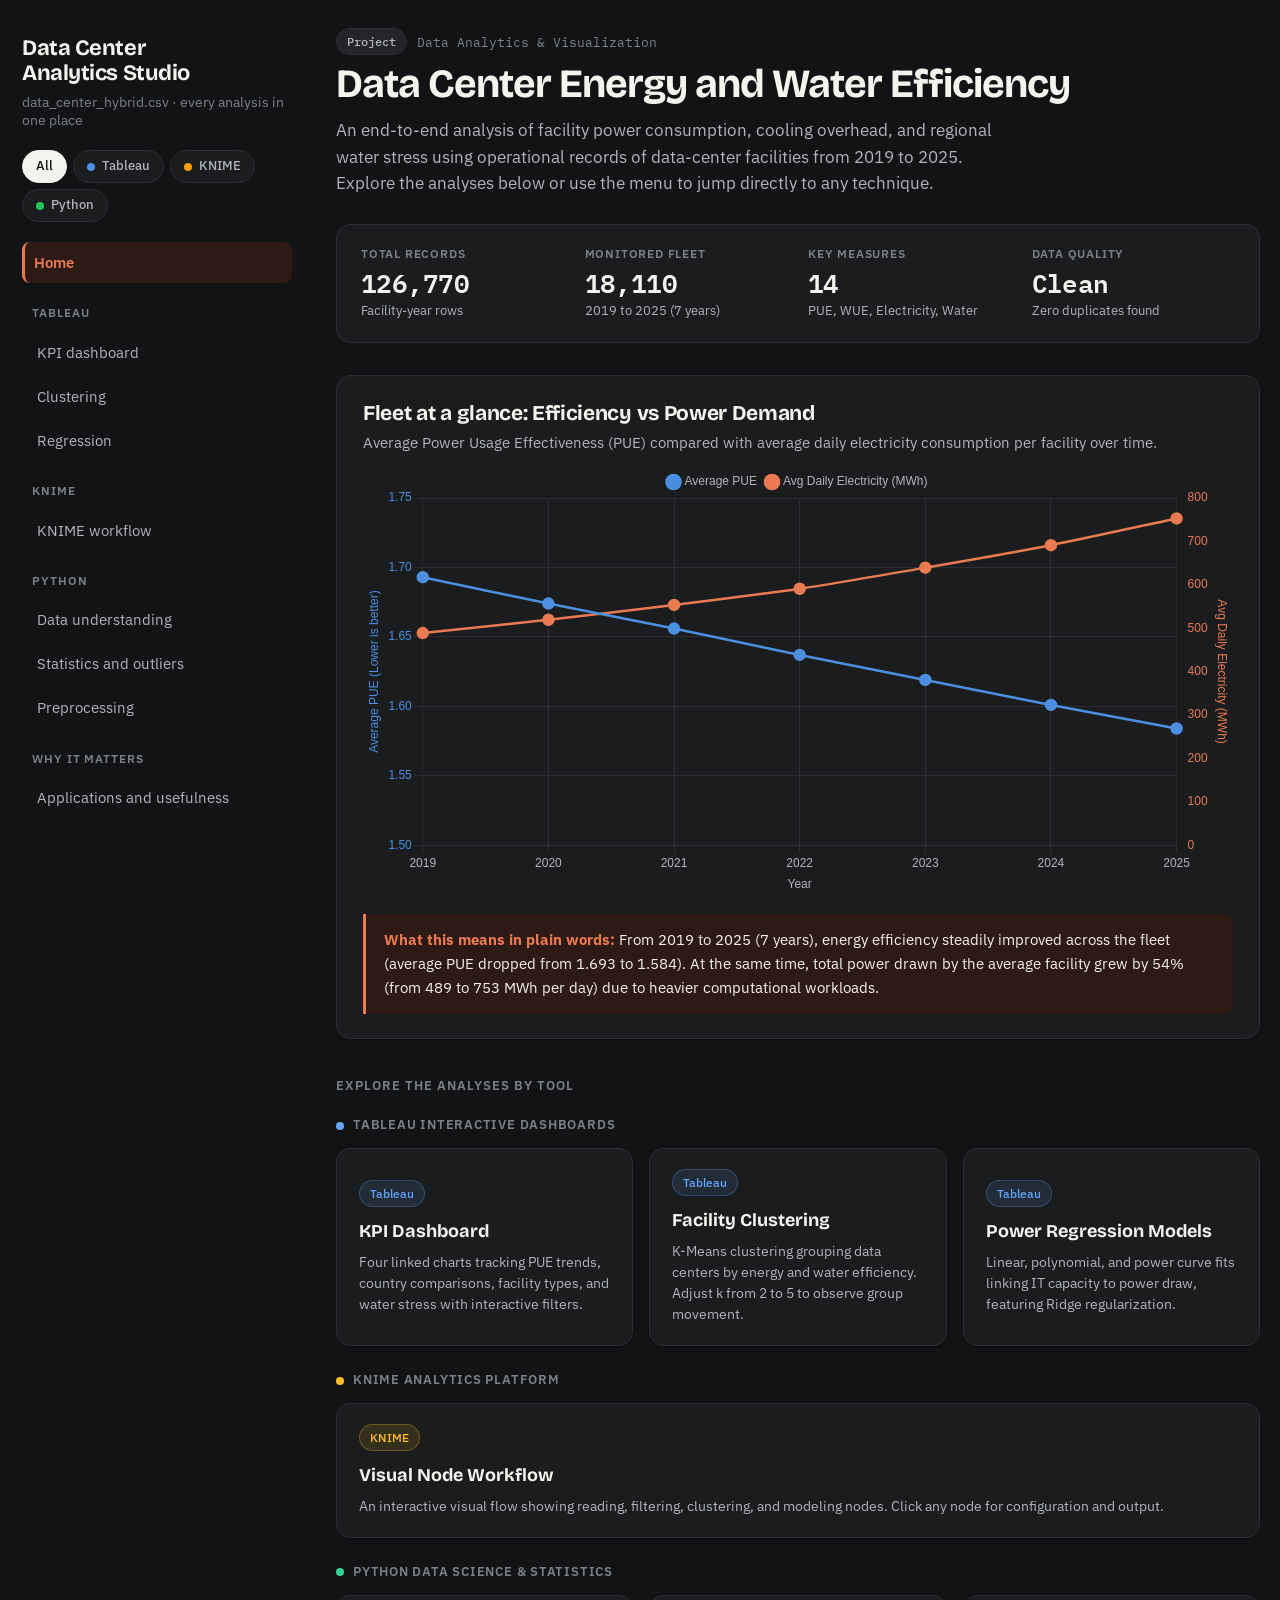
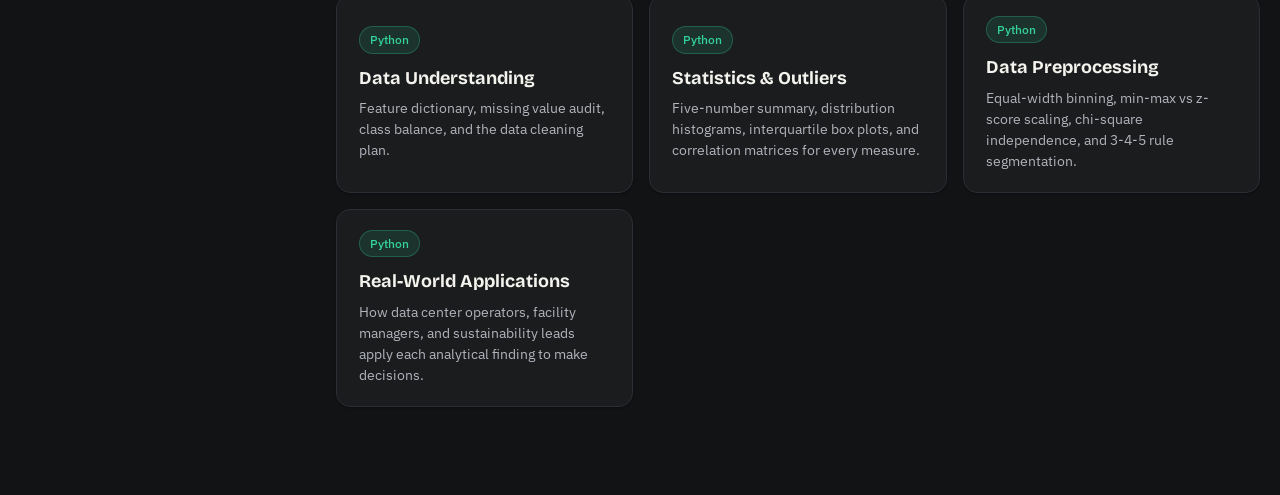
<file: webapp/index.html>
<!doctype html>
<html lang="en" data-theme="dark">
<head>
<meta charset="utf-8">
<meta name="viewport" content="width=device-width, initial-scale=1">
<title>Data Center Analytics Studio</title>
<link rel="stylesheet" href="https://fonts.googleapis.com/css2?family=Bricolage+Grotesque:opsz,wght@12..96,500;12..96,700&family=IBM+Plex+Mono:wght@400;500&family=IBM+Plex+Sans:wght@400;500;600&display=swap">
<link rel="stylesheet" href="css/style.css?v=3">
</head>
<body>
<header class="mobile-bar" id="mobile_bar">
  <button id="menu_toggle" class="menu-toggle" type="button" aria-label="Toggle navigation menu" aria-expanded="false">
    <span class="menu-icon" aria-hidden="true">☰</span>
  </button>
  <span class="mobile-brand">Data Center Analytics</span>
</header>
<div id="drawer_backdrop" class="drawer-backdrop" aria-hidden="true"></div>
<div class="app">
  <aside class="side" id="sidebar" aria-label="Menu">
    <div class="side-header">
      <div>
        <p class="brand">Data Center<br>Analytics Studio</p>
        <p class="brand-sub">data_center_hybrid.csv · every analysis in one place</p>
      </div>
      <button id="menu_close" class="menu-close-btn" type="button" aria-label="Close navigation menu">&times;</button>
    </div>
    <div class="chips" id="tool_chips" role="group" aria-label="Choose a tool"></div>
    <nav class="nav" id="nav"></nav>
  </aside>
  <main class="main" id="main" tabindex="-1"></main>
</div>
<div id="tip" role="tooltip"></div>

<!-- load order matters: library, data, then page files, start.js last -->
<script src="lib/chart.umd.js"></script>
<script src="data/data.js"></script>
<script src="js/core.js"></script>
<script src="js/home.js"></script>
<script src="js/understand.js"></script>
<script src="js/stats.js"></script>
<script src="js/kpi.js"></script>
<script src="js/cluster.js"></script>
<script src="js/regress.js"></script>
<script src="js/knime.js"></script>
<script src="js/prep.js"></script>
<script src="js/apps.js"></script>
<script src="js/start.js"></script>
</body>
</html>
</file>
<file: webapp/css/style.css>
/* ==========================================================================
   Data Center Analytics Studio - Dark Editorial Design System
   Focused on Data Analytics & High-Contrast Visualizations
   ========================================================================== */

:root {
  /* Canvas & Neutral Tones (Deep Obsidian & Warm Graphite) */
  --bg: #121315;
  --panel: #1a1c1e;
  --panel2: #232529;
  --panel-hover: #212428;
  --ink: #f4f3ee;
  --ink2: #b2b4bc;
  --muted: #7c8089;
  --line: #2b2e34;
  --line-strong: #3b3f47;

  /* Primary Accent: Luminous Warm Terracotta */
  --accent: #ea7a52;
  --accent-soft: #2e1a14;
  --accent-hover: #f48c66;
  --accent-glow: rgba(234, 122, 82, 0.22);

  /* Status Indicators */
  --good: #3fb950;
  --warn: #f59e0b;
  --bad: #f87171;

  /* Tool Specific Subtle Tints */
  --tool-tableau: #60a5fa;
  --tool-tableau-bg: rgba(96, 165, 250, 0.12);
  --tool-tableau-border: rgba(96, 165, 250, 0.28);

  --tool-knime: #fbbf24;
  --tool-knime-bg: rgba(251, 191, 36, 0.12);
  --tool-knime-border: rgba(251, 191, 36, 0.28);

  --tool-python: #34d399;
  --tool-python-bg: rgba(52, 211, 153, 0.12);
  --tool-python-border: rgba(52, 211, 153, 0.28);

  /* Chart & Visual Series (Cohesive, Harmonious) */
  --s1: #4c8fe0; /* Tableau Slate-Blue */
  --s2: #f59e0b; /* KNIME Amber */
  --s3: #22c55e; /* Python Juniper */
  --s4: #ea7a52; /* Warm Terracotta */
  --s5: #b273a2; /* Dusty Plum */
  --s6: #27a6b0; /* Spruce Teal */
  --s7: #8c9cb0; /* Charcoal Slate */

  /* Typography */
  --f-display: 'Bricolage Grotesque', 'Segoe UI', system-ui, sans-serif;
  --f-body: 'IBM Plex Sans', 'Segoe UI', system-ui, sans-serif;
  --f-mono: 'IBM Plex Mono', ui-monospace, Consolas, monospace;

  /* Shadows */
  --shadow-sm: 0 1px 2px rgba(0, 0, 0, 0.35);
  --shadow-md: 0 2px 8px rgba(0, 0, 0, 0.45);
  --shadow-hover: 0 4px 16px rgba(0, 0, 0, 0.6);

  color-scheme: dark;
}

/* ==========================================================================
   Base & Reset
   ========================================================================== */

* {
  box-sizing: border-box;
}

body {
  background: var(--bg);
  color: var(--ink);
  font-family: var(--f-body);
  font-size: 16px; /* Body at least 16px for readability */
  line-height: 1.6;
  margin: 0;
  -webkit-font-smoothing: antialiased;
  -moz-osx-font-smoothing: grayscale;
}

button, select, input {
  font: inherit;
  color: inherit;
}

/* ==========================================================================
   Application Layout & Spacing
   ========================================================================== */

.app {
  display: grid;
  grid-template-columns: 280px minmax(0, 1fr);
  gap: 36px;
  max-width: 1400px;
  margin: 0 auto;
  padding-block: 28px 64px;
  padding-left: max(20px, env(safe-area-inset-left, 0px));
  padding-right: max(20px, env(safe-area-inset-right, 0px));
}

/* ==========================================================================
   Sidebar & Navigation (Clean Active States, Tool Tints)
   ========================================================================== */

.side {
  position: sticky;
  top: 24px;
  align-self: start;
  max-height: calc(100vh - 48px);
  overflow-y: auto;
  padding: 4px 8px 32px 2px;
}

.brand {
  font-family: var(--f-display);
  font-weight: 700;
  font-size: 22px;
  line-height: 1.15;
  letter-spacing: -0.02em;
  margin: 4px 0 6px;
  color: var(--ink);
}

.brand-sub {
  color: var(--muted);
  font-size: 13.5px;
  line-height: 1.4;
  margin: 0 0 20px;
}

.chips {
  display: flex;
  flex-wrap: wrap;
  gap: 6px;
  margin-bottom: 20px;
}

.chip {
  border: 1px solid var(--line);
  background: var(--panel);
  color: var(--ink2);
  border-radius: 999px;
  padding: 5px 13px;
  font-size: 13px;
  font-weight: 500;
  cursor: pointer;
  display: inline-flex;
  align-items: center;
  gap: 7px;
  transition: all 0.15s ease;
}

.chip:hover {
  background: var(--panel2);
  border-color: var(--line-strong);
  color: var(--ink);
}

.chip[aria-pressed="true"] {
  background: var(--ink);
  color: var(--bg);
  border-color: var(--ink);
  box-shadow: var(--shadow-sm);
}

.dot {
  width: 8px;
  height: 8px;
  border-radius: 50%;
  display: inline-block;
}

.nav {
  display: flex;
  flex-direction: column;
  gap: 3px;
}

.nav-label {
  font-size: 11.5px;
  letter-spacing: 0.08em;
  text-transform: uppercase;
  color: var(--muted);
  font-weight: 600;
  margin: 18px 10px 6px;
}

.nav button {
  all: unset;
  box-sizing: border-box;
  cursor: pointer;
  display: flex;
  align-items: center;
  justify-content: space-between;
  gap: 10px;
  padding: 9px 12px;
  border-radius: 8px;
  font-size: 14.5px;
  color: var(--ink2);
  transition: background 0.15s ease, color 0.15s ease, transform 0.1s ease;
  border-left: 3px solid transparent;
}

.nav button:hover {
  background: var(--panel2);
  color: var(--ink);
}

/* User Goal 5: Clear Active State in Sidebar */
.nav button[aria-current="page"] {
  background: var(--accent-soft);
  color: var(--accent);
  font-weight: 600;
  border-left: 3px solid var(--accent);
  padding-left: 9px;
}

.nav button:focus-visible,
.chip:focus-visible,
.btn:focus-visible,
select:focus-visible,
input:focus-visible,
.node:focus-visible {
  outline: 2px solid var(--accent);
  outline-offset: 2px;
}

.tag {
  font-family: var(--f-mono);
  font-size: 11.5px;
  color: var(--muted);
  white-space: nowrap;
}

.side-header {
  display: block;
}

.menu-close-btn {
  display: none;
}

/* ==========================================================================
   Main Content Area (Smooth Fade-in Animation)
   ========================================================================== */

@keyframes pageFadeIn {
  from {
    opacity: 0;
    transform: translateY(8px);
  }
  to {
    opacity: 1;
    transform: translateY(0);
  }
}

.main {
  min-width: 0;
  animation: pageFadeIn 0.28s cubic-bezier(0.16, 1, 0.3, 1) forwards;
}

.crumb {
  font-family: var(--f-mono);
  font-size: 12.5px;
  color: var(--muted);
  display: flex;
  gap: 10px;
  align-items: center;
  flex-wrap: wrap;
  margin-bottom: 6px;
}

/* ==========================================================================
   Typography & Hierarchy (Larger Scale, Human & Clear)
   ========================================================================== */

h1 {
  font-family: var(--f-display);
  font-weight: 700;
  font-size: clamp(28px, 3.4vw, 40px);
  line-height: 1.15;
  letter-spacing: -0.025em;
  margin: 6px 0 10px;
  color: var(--ink);
  text-wrap: balance;
}

h2 {
  font-family: var(--f-display);
  font-weight: 700;
  font-size: 21px;
  line-height: 1.25;
  letter-spacing: -0.015em;
  margin: 0 0 6px;
  color: var(--ink);
  text-wrap: balance;
}

h3 {
  font-size: 12.5px;
  letter-spacing: 0.08em;
  text-transform: uppercase;
  color: var(--muted);
  margin: 0 0 10px;
  font-weight: 600;
}

.lead {
  color: var(--ink2);
  font-size: 16.5px;
  line-height: 1.6;
  max-width: 68ch;
  margin: 0 0 28px;
}

/* ==========================================================================
   Grid System & Spacing (Less Crowded, Room to Breathe)
   ========================================================================== */

.grid {
  display: grid;
  gap: 22px;
  margin-bottom: 28px;
}

.g2 {
  grid-template-columns: repeat(auto-fit, minmax(min(100%, 460px), 1fr));
}

.g3 {
  grid-template-columns: repeat(auto-fit, minmax(min(100%, 300px), 1fr));
}

.gk {
  grid-template-columns: repeat(auto-fit, minmax(min(100%, 180px), 1fr));
}

.gk6 {
  grid-template-columns: repeat(auto-fit, minmax(min(100%, 140px), 1fr));
}

/* ==========================================================================
   Panels, Cards & Hover Transitions (Less Template-like)
   ========================================================================== */

.panel {
  background: var(--panel);
  border: 1px solid var(--line);
  border-radius: 14px;
  padding: 24px 26px;
  min-width: 0;
  box-shadow: var(--shadow-sm);
  transition: border-color 0.2s ease, box-shadow 0.2s ease;
}

.panel:hover {
  border-color: var(--line-strong);
  box-shadow: var(--shadow-md);
}

.panel p {
  margin: 0 0 12px;
}

.what {
  color: var(--ink2);
  font-size: 14.5px;
  line-height: 1.55;
  margin: 0 0 14px;
}

/* Natural "What this means" / Insight callout with subtle accent line */
.insight {
  border-top: 1px solid var(--line);
  margin-top: 16px;
  padding-top: 14px;
  font-size: 14.5px;
  line-height: 1.55;
  color: var(--ink2);
}

.insight b {
  color: var(--ink);
}

/* ==========================================================================
   Charts & Visual Containers (Hover Elevation)
   ========================================================================== */

.chart {
  position: relative;
  height: 330px;
  transition: transform 0.2s ease;
}

.chart.tall {
  height: 430px;
}

.chart.short {
  height: 250px;
}

.chart:hover {
  transform: scale(1.002);
}

/* ==========================================================================
   KPI Cards (Clear Visual Hierarchy)
   ========================================================================== */

.kpi {
  background: var(--panel);
  border: 1px solid var(--line);
  border-radius: 12px;
  padding: 16px 18px;
  min-width: 0;
  box-shadow: var(--shadow-sm);
  transition: transform 0.15s ease, border-color 0.15s ease;
}

.kpi:hover {
  border-color: var(--line-strong);
  transform: translateY(-1px);
}

.kpi .v {
  font-family: var(--f-mono);
  font-size: 28px;
  font-weight: 600;
  letter-spacing: -0.02em;
  line-height: 1.2;
  color: var(--ink);
}

.kpi .l {
  font-size: 11.5px;
  letter-spacing: 0.07em;
  text-transform: uppercase;
  color: var(--muted);
  font-weight: 600;
}

.kpi .n {
  font-size: 13px;
  color: var(--ink2);
  margin-top: 4px;
}

/* ==========================================================================
   Tables & Data Presentation
   ========================================================================== */

.tw {
  overflow-x: auto;
}

table {
  border-collapse: collapse;
  width: 100%;
  font-size: 14px;
}

th, td {
  text-align: left;
  padding: 9px 12px;
  border-bottom: 1px solid var(--line);
  vertical-align: top;
}

th {
  font-size: 11.5px;
  letter-spacing: 0.07em;
  text-transform: uppercase;
  color: var(--muted);
  font-weight: 600;
  white-space: nowrap;
}

td.num, th.num {
  text-align: right;
  font-family: var(--f-mono);
  font-variant-numeric: tabular-nums;
}

tr:last-child td {
  border-bottom: 0;
}

tr:hover td {
  background: var(--panel2);
}

/* ==========================================================================
   Filter Bars, Controls & Buttons
   ========================================================================== */

.filter-panel {
  background: var(--panel);
  border: 1px solid var(--line);
  border-radius: 14px;
  padding: 18px 22px;
  margin-bottom: 28px;
  box-shadow: var(--shadow-sm);
}

.kpi-section {
  margin-bottom: 38px;
}

.section-header {
  margin-bottom: 16px;
}

.section-header h2 {
  font-family: var(--f-display);
  font-size: 21px;
  font-weight: 700;
  margin: 0 0 4px;
  color: var(--ink);
}

.section-header p {
  color: var(--muted);
  font-size: 14px;
  margin: 0;
}

.bar {
  display: flex;
  flex-wrap: wrap;
  gap: 14px;
  align-items: flex-end;
  margin-bottom: 0;
}

.field {
  display: flex;
  flex-direction: column;
  gap: 5px;
  font-size: 12px;
  color: var(--muted);
  letter-spacing: 0.04em;
  text-transform: uppercase;
  font-weight: 500;
}

select, input[type=number] {
  background: var(--panel);
  border: 1px solid var(--line);
  color: var(--ink);
  border-radius: 8px;
  padding: 8px 12px;
  min-width: 130px;
  font-size: 14.5px;
  text-transform: none;
  letter-spacing: 0;
  transition: border-color 0.15s ease, box-shadow 0.15s ease;
}

select:hover, input[type=number]:hover {
  border-color: var(--line-strong);
}

select:focus, input[type=number]:focus {
  border-color: var(--accent);
  outline: none;
  box-shadow: 0 0 0 3px var(--accent-glow);
}

input[type=range] {
  accent-color: var(--accent);
  width: 100%;
}

.btn {
  border: 1px solid var(--line);
  background: var(--panel);
  color: var(--ink2);
  border-radius: 8px;
  padding: 8px 15px;
  cursor: pointer;
  font-size: 14.5px;
  font-weight: 500;
  transition: all 0.15s ease;
}

.btn:hover {
  background: var(--panel2);
  color: var(--ink);
  border-color: var(--line-strong);
}

.btn[aria-pressed="true"] {
  background: var(--accent);
  color: #ffffff;
  border-color: var(--accent);
  box-shadow: var(--shadow-sm);
}

.seg {
  display: inline-flex;
  gap: 6px;
  flex-wrap: wrap;
}

.note {
  font-size: 13.5px;
  color: var(--muted);
}

/* ==========================================================================
   Badges, Pills & Swatches
   ========================================================================== */

.pill {
  display: inline-block;
  font-size: 12px;
  font-weight: 500;
  padding: 3px 10px;
  border-radius: 999px;
  background: var(--panel2);
  color: var(--ink2);
  border: 1px solid var(--line);
}

.pill.good { color: var(--good); }
.pill.bad { color: var(--bad); }
.pill.warn { color: var(--warn); }

.sw {
  display: inline-block;
  width: 10px;
  height: 10px;
  border-radius: 3px;
  margin-right: 7px;
  vertical-align: -1px;
}

/* ==========================================================================
   Home Hero & Navigation Cards
   ========================================================================== */

.hero {
  display: grid;
  grid-template-columns: minmax(0, 1.35fr) minmax(0, 1fr);
  gap: 32px;
  align-items: end;
  margin-bottom: 32px;
}

.facts {
  display: grid;
  grid-template-columns: repeat(2, minmax(0, 1fr));
  gap: 12px;
}

.cards {
  display: grid;
  grid-template-columns: repeat(auto-fit, minmax(min(100%, 270px), 1fr));
  gap: 16px;
}

.go {
  all: unset;
  box-sizing: border-box;
  cursor: pointer;
  display: block;
  background: var(--panel);
  border: 1px solid var(--line);
  border-radius: 14px;
  padding: 18px 20px;
  min-width: 0;
  box-shadow: var(--shadow-sm);
  transition: transform 0.2s ease, border-color 0.2s ease, box-shadow 0.2s ease;
}

.go:hover {
  transform: translateY(-2px);
  border-color: var(--accent);
  box-shadow: var(--shadow-hover);
}

.go:focus-visible {
  outline: 2px solid var(--accent);
  outline-offset: 2px;
}

.go .t {
  font-family: var(--f-display);
  font-weight: 700;
  font-size: 17.5px;
  color: var(--ink);
  margin: 7px 0 5px;
}

.go .d {
  font-size: 14px;
  line-height: 1.5;
  color: var(--ink2);
}

/* Open Data Metric Strip (No boxes-inside-boxes) */
.stat-strip {
  display: grid;
  grid-template-columns: repeat(auto-fit, minmax(180px, 1fr));
  gap: 16px 20px;
  margin: 18px 0 32px;
  padding: 20px 24px;
  background: var(--panel);
  border: 1px solid var(--line);
  border-radius: 14px;
}

/* 5-item strip for KPI Dashboard and Statistics (Guaranteed 1 row on desktop, 3+2 on medium) */
.stat-strip.five-items {
  grid-template-columns: repeat(5, minmax(0, 1fr));
}

@media (max-width: 1180px) {
  .stat-strip.five-items {
    grid-template-columns: repeat(6, minmax(0, 1fr));
  }
  .stat-strip.five-items .stat-item:nth-child(1),
  .stat-strip.five-items .stat-item:nth-child(2),
  .stat-strip.five-items .stat-item:nth-child(3) {
    grid-column: span 2;
  }
  .stat-strip.five-items .stat-item:nth-child(4),
  .stat-strip.five-items .stat-item:nth-child(5) {
    grid-column: span 3;
  }
}

@media (max-width: 640px) {
  .stat-strip.five-items {
    grid-template-columns: repeat(2, minmax(0, 1fr));
  }
  .stat-strip.five-items .stat-item:nth-child(1),
  .stat-strip.five-items .stat-item:nth-child(2),
  .stat-strip.five-items .stat-item:nth-child(3),
  .stat-strip.five-items .stat-item:nth-child(4) {
    grid-column: span 1;
  }
  .stat-strip.five-items .stat-item:nth-child(5) {
    grid-column: span 2;
  }
}

@media (max-width: 440px) {
  .stat-strip,
  .stat-strip.five-items {
    grid-template-columns: 1fr;
  }
  .stat-strip.five-items .stat-item:nth-child(5) {
    grid-column: span 1;
  }
}

.stat-item {
  display: flex;
  flex-direction: column;
  gap: 3px;
}

.stat-item .lbl {
  font-size: 11.5px;
  letter-spacing: 0.07em;
  text-transform: uppercase;
  color: var(--muted);
  font-weight: 600;
}

.stat-item .num {
  font-family: var(--f-mono);
  font-size: 26px;
  font-weight: 600;
  color: var(--ink);
  letter-spacing: -0.02em;
  line-height: 1.2;
}

.stat-item .sub {
  font-size: 13px;
  color: var(--ink2);
}

/* Prominent Hero Meaning Callout */
.meaning-box {
  margin-top: 18px;
  padding: 14px 18px;
  background: var(--accent-soft);
  border-left: 3px solid var(--accent);
  border-radius: 0 10px 10px 0;
  font-size: 15px;
  line-height: 1.6;
  color: var(--ink);
}

.meaning-box b {
  color: var(--accent);
}

/* Structured Analytical Pathways (Tool Tints & Clear Hierarchy) */
.paths-container {
  margin-top: 36px;
}

.paths-container > h3 {
  margin-bottom: 20px;
}

.path-group {
  margin-bottom: 24px;
}

.path-group-title {
  display: flex;
  align-items: center;
  gap: 9px;
  font-size: 13px;
  font-weight: 600;
  letter-spacing: 0.06em;
  text-transform: uppercase;
  color: var(--muted);
  margin-bottom: 12px;
}

.path-grid {
  display: grid;
  grid-template-columns: repeat(auto-fit, minmax(min(100%, 280px), 1fr));
  gap: 16px;
}

.path-card {
  all: unset;
  box-sizing: border-box;
  cursor: pointer;
  display: block;
  background: var(--panel);
  border: 1px solid var(--line);
  border-radius: 14px;
  padding: 20px 22px;
  min-width: 0;
  box-shadow: var(--shadow-sm);
  transition: transform 0.2s ease, border-color 0.2s ease, box-shadow 0.2s ease;
}

.path-card:hover {
  transform: translateY(-2px);
  border-color: var(--line-strong);
  box-shadow: var(--shadow-hover);
}

.path-card[data-tool="tableau"]:hover {
  border-color: var(--tool-tableau);
}

.path-card[data-tool="knime"]:hover {
  border-color: var(--tool-knime);
}

.path-card[data-tool="python"]:hover {
  border-color: var(--tool-python);
}

.path-card:focus-visible {
  outline: 2px solid var(--accent);
  outline-offset: 2px;
}

.path-card .t {
  font-family: var(--f-display);
  font-weight: 700;
  font-size: 18px;
  color: var(--ink);
  margin: 10px 0 6px;
}

.path-card .d {
  font-size: 14px;
  line-height: 1.5;
  color: var(--ink2);
}

/* ==========================================================================
   Specialized Page Elements (KNIME, Heatmaps, Steps, Apps)
   ========================================================================== */

.legend-i {
  display: flex;
  gap: 16px;
  flex-wrap: wrap;
  font-size: 13.5px;
  color: var(--ink2);
  margin-top: 10px;
}

.heat {
  display: grid;
  gap: 3px;
  font-family: var(--f-mono);
  font-size: 13px;
}

.heat div {
  padding: 11px 4px;
  text-align: center;
  border-radius: 5px;
  min-width: 0;
}

.heat .hd {
  font-family: var(--f-body);
  font-size: 12px;
  color: var(--ink2);
  background: none;
  padding: 4px 2px;
  overflow-wrap: anywhere;
}

.steps {
  margin: 0;
  padding-left: 22px;
  color: var(--ink2);
  font-size: 14.5px;
  line-height: 1.6;
}

.steps li {
  margin-bottom: 8px;
}

.apps-card h2 {
  display: flex;
  justify-content: space-between;
  gap: 10px;
  align-items: baseline;
}

.kv {
  display: grid;
  grid-template-columns: 115px minmax(0, 1fr);
  gap: 6px 14px;
  font-size: 14.5px;
  line-height: 1.55;
  margin: 0;
}

.kv dt {
  color: var(--muted);
  font-size: 12px;
  letter-spacing: 0.06em;
  text-transform: uppercase;
  padding-top: 2px;
  font-weight: 600;
}

.kv dd {
  margin: 0;
  color: var(--ink2);
}

.node {
  cursor: pointer;
  transition: opacity 0.15s ease;
}

.node:hover rect.nb {
  stroke: var(--accent);
}

#tip {
  position: fixed;
  z-index: 50;
  pointer-events: none;
  background: var(--ink);
  color: var(--bg);
  padding: 9px 13px;
  border-radius: 8px;
  font-size: 13px;
  line-height: 1.45;
  max-width: 300px;
  display: none;
  box-shadow: 0 6px 20px rgba(0, 0, 0, 0.45);
}

.eq {
  font-family: var(--f-mono);
  font-size: 13.5px;
}

/* ==========================================================================
   Collapsible Details Component (Goal 1: Show Details Toggle)
   ========================================================================== */

.detail-box {
  border: 1px solid var(--line);
  border-radius: 12px;
  background: var(--panel2);
  margin-top: 16px;
  overflow: hidden;
  transition: border-color 0.15s ease, background-color 0.15s ease;
}

.detail-summary {
  display: flex;
  align-items: center;
  justify-content: space-between;
  gap: 12px;
  padding: 12px 18px;
  font-size: 14px;
  font-weight: 500;
  color: var(--ink2);
  cursor: pointer;
  list-style: none;
  user-select: none;
  transition: color 0.15s ease, background-color 0.15s ease;
}

.detail-summary::-webkit-details-marker,
.detail-summary::marker {
  display: none;
  content: "";
}

.detail-summary:hover {
  color: var(--accent);
  background: var(--accent-soft);
}

.detail-chevron {
  font-size: 13px;
  color: var(--muted);
  transition: transform 0.2s ease;
  display: inline-block;
}

.detail-box[open] {
  background: var(--panel);
  border-color: var(--line-strong);
}

.detail-box[open] > .detail-summary {
  border-bottom: 1px solid var(--line);
  color: var(--ink);
  font-weight: 600;
}

.detail-box[open] .detail-chevron {
  transform: rotate(180deg);
  color: var(--accent);
}

.detail-body {
  padding: 18px;
  font-size: 14.5px;
  line-height: 1.55;
}

/* ==========================================================================
   Responsive Adaptations & Mobile Navigation Drawer
   ========================================================================== */

.mobile-bar {
  display: none;
}

.drawer-backdrop {
  display: none;
  position: fixed;
  inset: 0;
  background: rgba(0, 0, 0, 0.65);
  backdrop-filter: blur(2px);
  z-index: 90;
}

.drawer-backdrop.show {
  display: block;
}

@media (max-width: 960px) {
  .mobile-bar {
    display: flex;
    align-items: center;
    justify-content: space-between;
    padding: 12px 18px;
    background: var(--panel);
    border-bottom: 1px solid var(--line);
    position: sticky;
    top: 0;
    z-index: 40;
  }

  .mobile-brand {
    font-family: var(--f-display);
    font-weight: 700;
    font-size: 16px;
    color: var(--ink);
    letter-spacing: -0.01em;
  }

  .menu-toggle {
    background: var(--panel2);
    border: 1px solid var(--line);
    color: var(--ink);
    padding: 6px 12px;
    border-radius: 8px;
    cursor: pointer;
    font-size: 16px;
    line-height: 1;
    display: inline-flex;
    align-items: center;
    justify-content: center;
  }

  .menu-toggle:hover {
    background: var(--panel);
    border-color: var(--line-strong);
  }

  .app {
    grid-template-columns: minmax(0, 1fr);
    gap: 20px;
    padding-block: 16px 40px;
  }

  /* Fixed slide-out drawer with dedicated smooth scrolling */
  .side {
    position: fixed;
    top: 0;
    left: 0;
    bottom: 0;
    height: 100%;
    height: 100dvh;
    max-height: 100dvh;
    width: 320px;
    max-width: 86vw;
    background: var(--panel);
    z-index: 100;
    box-shadow: 6px 0 32px rgba(0, 0, 0, 0.5);
    padding: 20px 18px 48px;
    overflow-y: scroll;
    -webkit-overflow-scrolling: touch;
    overscroll-behavior: contain;
    transform: translateX(-100%);
    transition: transform 0.25s cubic-bezier(0.16, 1, 0.3, 1);
    display: block;
  }

  .side.open {
    transform: translateX(0);
  }

  .side::-webkit-scrollbar {
    width: 6px;
  }

  .side::-webkit-scrollbar-thumb {
    background: var(--line-strong);
    border-radius: 4px;
  }

  .side-header {
    display: flex;
    align-items: flex-start;
    justify-content: space-between;
    gap: 12px;
    margin-bottom: 8px;
  }

  .menu-close-btn {
    display: block;
    background: none;
    border: none;
    font-size: 28px;
    cursor: pointer;
    color: var(--muted);
    padding: 0 6px;
    line-height: 1;
  }

  .menu-close-btn:hover {
    color: var(--ink);
  }

  .nav {
    display: flex;
    flex-direction: column;
    gap: 4px;
    padding-bottom: 50px; /* generous bottom scroll space */
  }

  .hero {
    grid-template-columns: minmax(0, 1fr);
    gap: 20px;
  }
}

@media (prefers-reduced-motion: reduce) {
  *, ::before, ::after {
    animation-duration: 0.01ms !important;
    animation-iteration-count: 1 !important;
    transition-duration: 0.01ms !important;
  }
}
</file>
